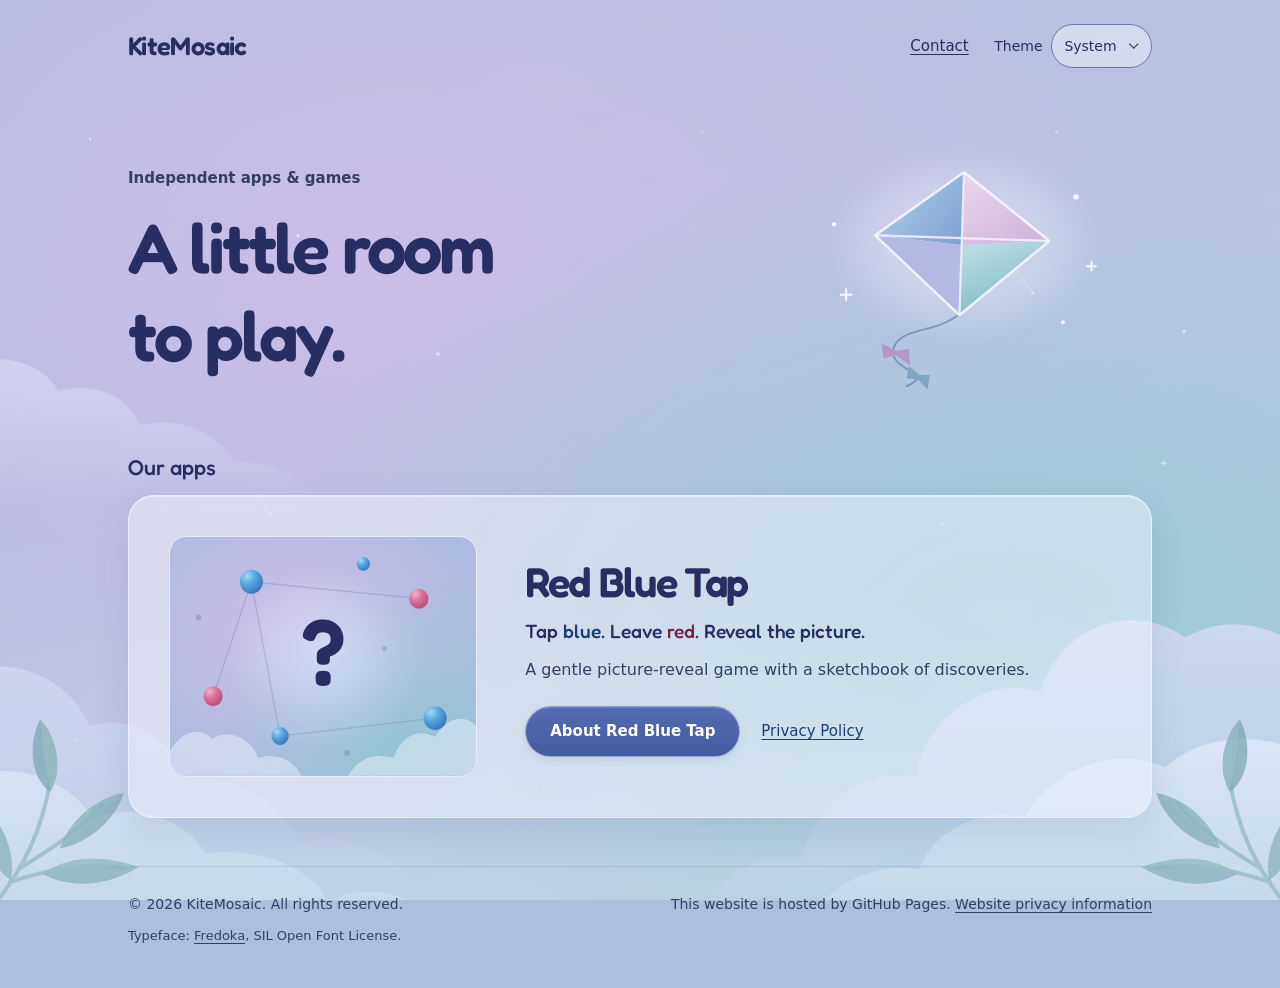
<file: index.html>
<!doctype html>
<html lang="en" data-appearance="system">
<head>
  <meta charset="utf-8">
  <meta name="viewport" content="width=device-width, initial-scale=1">
  <meta name="color-scheme" content="light dark">
  <meta name="theme-color" content="#b6bfdf">
  <meta name="referrer" content="no-referrer">
  <meta name="description" content="KiteMosaic — independent apps and games, privacy information and support.">
  <title>KiteMosaic</title>
  <link rel="canonical" href="https://kitemosaic.github.io/">
  <script src="redbluetap/theme.js"></script>
  <link rel="stylesheet" href="redbluetap/theme.css?v=2">
  <style>
    :root {
      --home-sky: radial-gradient(ellipse at 78% 68%, #95c8d5 0, #95c8d500 53%), radial-gradient(ellipse at 30% 30%, #c8b9e7 0, #c8b9e700 66%), linear-gradient(160deg, #a8b5dc, #b8c1e3 55%, #afcddd);
      --home-wash: linear-gradient(180deg, #f6f6ff1a, #f6f6ff08 65%, #f4f7ff30);
      --feature-border: #f4f5ffb8;
      --feature-bg: #f1f3fc82;
      --feature-shadow: 0 12px 35px #354c8120, inset 0 1px 0 #ffffff70;
      --preview-bg: radial-gradient(ellipse at 78% 90%, #94c4d4, transparent 60%), radial-gradient(ellipse at 42% 40%, #cfbce8, transparent 75%), #aebbe0;
      --preview-border: #e9edfb;
      --preview-halo: radial-gradient(ellipse, #dce6ffb0, #c9d7f200 66%);
      --preview-clouds: #f1f2ff;
      --preview-threads: #7184af;
      --preview-ghosts: #8b8ab6;
      --kite-halo-opacity: 1;
      --kite-string: #687cac;
    }
    body.studio-home {
      isolation: isolate;
      display: flex;
      flex-direction: column;
      min-height: 100vh;
      min-height: 100svh;
    }
    .studio-home .sky {
      background: var(--home-sky);
    }
    .studio-home .sky::after {
      content: ""; position: absolute; inset: 0;
      background: var(--home-wash);
    }
    .studio-home .site-header, .studio-home .site-footer, .studio-main {
      width: min(100% - 4rem, 64rem);
      margin-inline: auto;
    }
    .studio-home .brand {
      font-family: Fredoka, ui-rounded, sans-serif;
      font-size: 1.6rem; font-weight: 600; letter-spacing: -.025em;
    }
    .studio-home .display { font-family: Fredoka, ui-rounded, sans-serif; }
    .studio-main { flex: 1; padding: clamp(1.5rem, 5vh, 4.5rem) 0 2rem; }
    .studio-intro {
      display: grid; grid-template-columns: minmax(0, 1.5fr) minmax(0, 1fr);
      align-items: center; gap: 2rem;
      padding: 1rem 0 clamp(2.5rem, 5vw, 4.5rem);
    }
    .studio-intro .eyebrow { margin: 0 0 .75rem; }
    .studio-intro h1 {
      font-size: clamp(2.6rem, 5.5vw, 4.65rem);
      letter-spacing: -.04em; margin: 0; max-width: 11ch;
      text-wrap: balance;
    }
    .kite-art { display: block; width: 100%; max-width: 22rem; margin-inline: auto; overflow: visible; }
    .kite-art > ellipse { opacity: var(--kite-halo-opacity); }
    .kite-art > path:first-of-type { stroke: var(--kite-string); }
    .games-label {
      font-family: Fredoka, ui-rounded, sans-serif; font-size: 1.35rem;
      font-weight: 500; margin: 0 0 .85rem; color: var(--ink);
    }
    .game-feature {
      display: grid; grid-template-columns: minmax(0, 1fr) minmax(0, 1.9fr);
      gap: clamp(1.5rem, 4vw, 3rem);
      align-items: center;
      padding: clamp(1.3rem, 3.8vw, 2.5rem);
      border: 1px solid var(--feature-border); border-radius: 1.6rem;
      background: var(--feature-bg);
      box-shadow: var(--feature-shadow);
    }
    .game-preview {
      position: relative; aspect-ratio: 1.28 / 1; overflow: hidden;
      border-radius: 1.1rem;
      background: var(--preview-bg);
      border: 1px solid var(--preview-border);
    }
    .game-preview svg { position: absolute; inset: 0; width: 100%; height: 100%; }
    .game-preview svg > g[stroke] { stroke: var(--preview-threads); }
    .game-preview svg > g[fill="#f1f2ff"] { fill: var(--preview-clouds); }
    .game-preview svg > g[fill="#8b8ab6"] { fill: var(--preview-ghosts); }
    .game-preview .preview-question {
      position: absolute; left: 50%; top: 48%; transform: translate(-50%, -50%);
      font-size: clamp(3.8rem, 8vw, 5.8rem); line-height: 1; color: var(--ink);
    }
    .game-preview .preview-glow {
      position: absolute; inset: 8% 14%;
      background: var(--preview-halo);
    }
    .feature-copy { min-width: 0; }
    .feature-copy h2 {
      font-size: clamp(1.75rem, 3.5vw, 2.6rem);
      letter-spacing: -.04em; margin: 0 0 .55rem;
    }
    .feature-copy .intro { font-family: Fredoka, ui-rounded, sans-serif; font-weight: 500; font-size: 1.2rem; color: var(--ink); line-height: 1.45; }
    .feature-copy p { margin: .65rem 0; }
    .feature-links {
      display: flex; flex-wrap: wrap; align-items: center;
      gap: .7rem 1.3rem; margin-top: 1.35rem;
      font-size: .9375rem;
    }
    .feature-links .pill-link { white-space: normal; text-align: center; }
    .studio-home .site-footer {
      border-top: 1px solid var(--line);
      margin-top: 1rem;
      padding-top: 1.35rem;
    }
    @media screen {
      :root[data-appearance="dark"] {
        --home-sky: radial-gradient(ellipse at 78% 68%, #254b57 0, #254b5700 53%), radial-gradient(ellipse at 30% 30%, #45375f 0, #45375f00 66%), linear-gradient(160deg, #1b2845, #2c304d 55%, #203c50);
        --home-wash: linear-gradient(180deg, #10152510, #10152500 65%, #10152524);
        --feature-border: #a2b3de47;
        --feature-bg: #202c45b3;
        --feature-shadow: 0 12px 35px #080e2347, inset 0 1px 0 #d8e3ff1a;
        --preview-bg: radial-gradient(ellipse at 78% 90%, #21515a, transparent 60%), radial-gradient(ellipse at 42% 40%, #534363, transparent 75%), #263353;
        --preview-border: #97afd15c;
        --preview-halo: radial-gradient(ellipse, #9caae947, #9caae900 66%);
        --preview-clouds: #566581;
        --preview-threads: #becae3;
        --preview-ghosts: #bbc4df;
        --kite-halo-opacity: .35;
        --kite-string: #adc0df;
      }
    }
    @media screen and (prefers-color-scheme: dark) {
      :root[data-appearance="system"] {
        --home-sky: radial-gradient(ellipse at 78% 68%, #254b57 0, #254b5700 53%), radial-gradient(ellipse at 30% 30%, #45375f 0, #45375f00 66%), linear-gradient(160deg, #1b2845, #2c304d 55%, #203c50);
        --home-wash: linear-gradient(180deg, #10152510, #10152500 65%, #10152524);
        --feature-border: #a2b3de47;
        --feature-bg: #202c45b3;
        --feature-shadow: 0 12px 35px #080e2347, inset 0 1px 0 #d8e3ff1a;
        --preview-bg: radial-gradient(ellipse at 78% 90%, #21515a, transparent 60%), radial-gradient(ellipse at 42% 40%, #534363, transparent 75%), #263353;
        --preview-border: #97afd15c;
        --preview-halo: radial-gradient(ellipse, #9caae947, #9caae900 66%);
        --preview-clouds: #566581;
        --preview-threads: #becae3;
        --preview-ghosts: #bbc4df;
        --kite-halo-opacity: .35;
        --kite-string: #adc0df;
      }
    }
    @media (max-width: 40rem) {
      .studio-home .site-header, .studio-home .site-footer, .studio-main {
        width: calc(100% - 2.5rem);
      }
      .studio-intro { grid-template-columns: 1fr; text-align: center; gap: .8rem; padding: 0 0 2rem; }
      .studio-intro h1 { max-width: 16ch; margin-inline: auto; font-size: clamp(2.4rem, 9vw, 3.5rem); }
      .kite-art { max-width: 11rem; }
      .games-label { text-align: center; }
      .game-feature { grid-template-columns: 1fr; gap: 1.25rem; padding: 1.1rem; border-radius: 1.25rem; }
      .game-preview { width: 100%; max-width: 23rem; aspect-ratio: 1.8 / 1; margin-inline: auto; }
      .feature-copy { text-align: center; }
      .feature-links { justify-content: center; }
      .studio-home .site-footer { margin-top: .5rem; }
    }
    @media (forced-colors: active) {
      .kite-art, .game-preview { display: none; }
      .studio-intro, .game-feature { grid-template-columns: 1fr; }
      .game-feature { border: 1px solid CanvasText; }
    }
    @media print {
      .kite-art, .game-preview { display: none; }
      .studio-intro, .game-feature { display: block; }
      .game-feature { border: 1px solid #aaa; background: white; box-shadow: none; }
    }
  </style>
</head>
<body class="studio-home">
  <a class="skip-link" href="#main">Skip to content</a>
  <div class="sky" aria-hidden="true"><img class="sky-art" src="redbluetap/assets/sky.svg" alt="" width="1600" height="1100"></div>
  <header class="site-header">
    <a class="brand" href="./">KiteMosaic</a>
    <nav aria-label="Main navigation">
      <a href="mailto:kitemosaic@gmail.com">Contact</a>
      <label class="appearance-control" hidden><span>Theme</span><select id="appearance" name="appearance"><option value="system">System</option><option value="light">Light</option><option value="dark">Dark</option></select></label>
    </nav>
  </header>
  <main class="studio-main" id="main">
    <section class="studio-intro" aria-labelledby="studio-title">
      <div>
        <p class="eyebrow">Independent apps &amp; games</p>
        <h1 class="display" id="studio-title">A little room to play.</h1>
      </div>
      <svg class="kite-art" viewBox="0 0 320 215" fill="none" aria-hidden="true">
        <defs>
          <linearGradient id="kite-a" x1="165" y1="21" x2="220" y2="113" gradientUnits="userSpaceOnUse"><stop stop-color="#ebd7ef"/><stop offset="1" stop-color="#c5acd9"/></linearGradient>
          <linearGradient id="kite-b" x1="80" y1="72" x2="165" y2="135" gradientUnits="userSpaceOnUse"><stop stop-color="#a4c8e4"/><stop offset="1" stop-color="#728fca"/></linearGradient>
          <linearGradient id="kite-c" x1="169" y1="88" x2="192" y2="150" gradientUnits="userSpaceOnUse"><stop stop-color="#b8dce0"/><stop offset="1" stop-color="#83b8c6"/></linearGradient>
          <radialGradient id="kite-halo"><stop stop-color="#f3efff" stop-opacity=".7"/><stop offset="1" stop-color="#f3efff" stop-opacity="0"/></radialGradient>
        </defs>
        <ellipse cx="169" cy="83" rx="128" ry="92" fill="url(#kite-halo)"/>
        <path d="M165 145C146 163 110 157 105 177S145 199 117 211" stroke="#687cac" stroke-opacity=".68" stroke-width="1.7" stroke-linecap="round"/>
        <path d="M169 18L245 79 165 145 90 74Z" fill="#f3f1fc" stroke="#f4f0fc" stroke-width="4.5" stroke-linejoin="round"/>
        <path d="M169 18 167 83 90 74Z" fill="url(#kite-b)"/>
        <path d="M169 18 245 79 167 83Z" fill="url(#kite-a)"/>
        <path d="M90 74 167 83 165 145Z" fill="#b4b9e4"/>
        <path d="M167 83 245 79 165 145Z" fill="url(#kite-c)"/>
        <path d="M169 18 165 145M90 74 245 79" stroke="#f6f4ff" stroke-opacity=".86" stroke-width="2"/>
        <path d="m108 179-14-7 2 14 11-3 13 9-1-15Z" fill="#b797c7"/>
        <path d="m129 201-10-8-2 11 10 1 9 9 2-13Z" fill="#80a6c6"/>
        <g fill="#f9f8ff">
          <circle cx="51" cy="64" r="2"/><circle cx="271" cy="39" r="2.4"/><circle cx="259" cy="153" r="1.8"/>
          <path d="M62 123v10m-5-5h10M285 98v8m-4-4h8" stroke="#f9f8ff" stroke-width="1.8" stroke-linecap="round"/>
        </g>
      </svg>
    </section>
    <section aria-labelledby="games-heading">
      <h2 class="games-label" id="games-heading">Our apps</h2>
      <article class="game-feature" aria-labelledby="game-title">
        <div class="game-preview" aria-hidden="true">
          <div class="preview-glow"></div>
          <svg viewBox="0 0 320 240" preserveAspectRatio="none">
            <defs>
              <radialGradient id="preview-blue" cx=".32" cy=".26" r=".8"><stop stop-color="#a0dbf4"/><stop offset=".45" stop-color="#56a5dd"/><stop offset="1" stop-color="#3674b9"/></radialGradient>
              <radialGradient id="preview-red" cx=".32" cy=".26" r=".8"><stop stop-color="#f6b2c7"/><stop offset=".45" stop-color="#dc7098"/><stop offset="1" stop-color="#b44e77"/></radialGradient>
            </defs>
            <g fill="none" stroke="#7184af" stroke-opacity=".36" stroke-width="1.25">
              <path d="M45 160 85 45 260 62M85 45 115 200 277 182"/>
            </g>
            <g fill="#f1f2ff" opacity=".48">
              <path d="M0 215C12 195 31 190 44 203C63 191 87 205 92 222C111 216 131 225 137 240H0Z"/>
              <path d="M186 240C201 217 219 218 234 222C240 201 260 191 277 201C290 180 308 178 320 190V240Z"/>
            </g>
            <circle cx="85" cy="45" r="12" fill="url(#preview-blue)"/>
            <circle cx="260" cy="62" r="10" fill="url(#preview-red)"/>
            <circle cx="45" cy="160" r="10" fill="url(#preview-red)"/>
            <circle cx="277" cy="182" r="12" fill="url(#preview-blue)"/>
            <circle cx="115" cy="200" r="9" fill="url(#preview-blue)"/>
            <circle cx="202" cy="27" r="7" fill="url(#preview-blue)"/>
            <g fill="#8b8ab6" opacity=".5"><circle cx="30" cy="81" r="3"/><circle cx="224" cy="112" r="2.5"/><circle cx="185" cy="217" r="3"/></g>
          </svg>
          <span class="preview-question display">?</span>
        </div>
        <div class="feature-copy">
          <h2 class="display" id="game-title">Red Blue Tap</h2>
          <p class="intro">Tap <span class="blue">blue.</span> Leave <span class="red">red.</span> Reveal the picture.</p>
          <p>A gentle picture-reveal game with a sketchbook of discoveries.</p>
          <div class="feature-links">
            <a class="pill-link" href="redbluetap/">About Red Blue Tap</a>
            <a href="redbluetap/privacy.html">Privacy Policy</a>
          </div>
        </div>
      </article>
    </section>
  </main>
  <footer class="site-footer">
    <div class="footer-top"><p>© 2026 KiteMosaic. All rights reserved.</p><p>This website is hosted by GitHub Pages. <a href="redbluetap/privacy.html#website">Website privacy information</a></p></div>
    <p class="font-credit">Typeface: <a href="redbluetap/assets/fonts/fredoka-OFL.txt">Fredoka</a>, SIL Open Font License.</p>
  </footer>
</body>
</html>
</file>
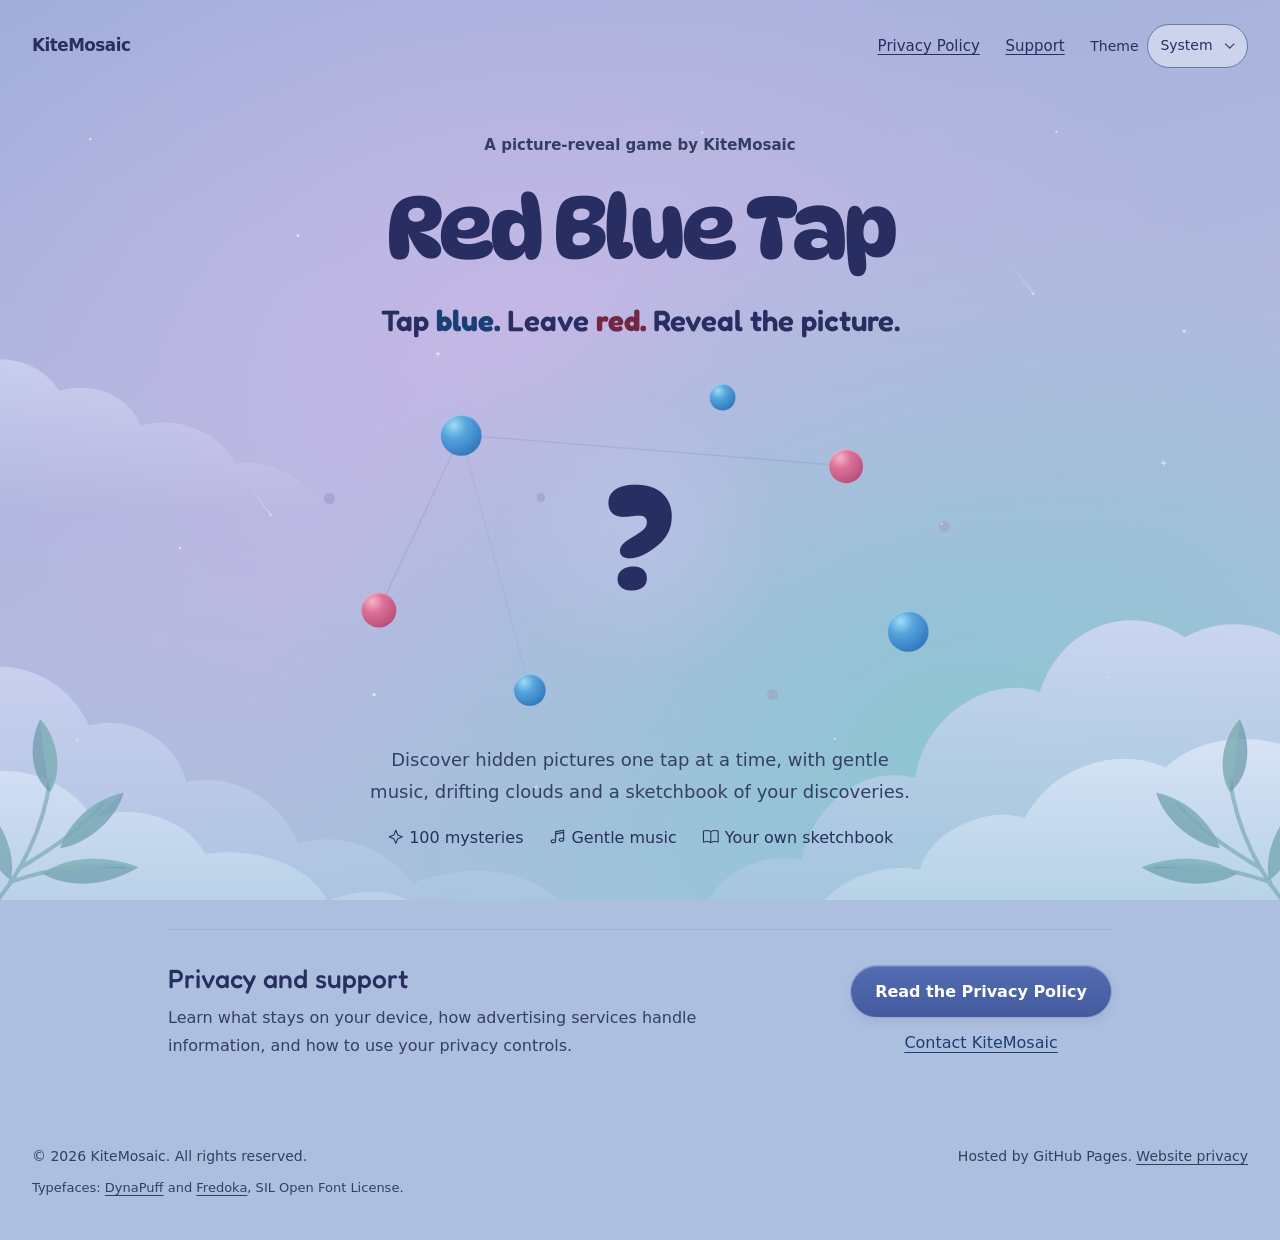
<file: redbluetap/index.html>
<!doctype html>
<html lang="en" data-appearance="system">
<head>
  <meta charset="utf-8">
  <meta name="viewport" content="width=device-width, initial-scale=1">
  <meta name="color-scheme" content="light dark">
  <meta name="theme-color" content="#aab8de">
  <meta name="referrer" content="no-referrer">
  <meta name="description" content="Red Blue Tap by KiteMosaic. Tap blue. Leave red. Reveal the picture. Discover 100 little mysteries with gentle music and a sky full of clouds.">
  <title>Red Blue Tap | KiteMosaic</title>
  <link rel="canonical" href="https://kitemosaic.github.io/redbluetap/">
  <link rel="preload" href="assets/fonts/dynapuff.ttf" as="font" type="font/ttf" crossorigin>
  <script src="theme.js"></script>
  <link rel="stylesheet" href="theme.css?v=2">
</head>
<body class="game-page">
  <a class="skip-link" href="#main">Skip to content</a>
  <div class="sky" aria-hidden="true"><img class="sky-art" src="assets/sky.svg" alt="" width="1600" height="1100"></div>
  <header class="site-header">
    <a class="brand" href="../">KiteMosaic</a>
    <nav aria-label="Main navigation"><a href="privacy.html">Privacy Policy</a><a href="#support">Support</a>
      <label class="appearance-control" hidden><span>Theme</span><select id="appearance" name="appearance"><option value="system">System</option><option value="light">Light</option><option value="dark">Dark</option></select></label>
    </nav>
  </header>
  <main class="game-main" id="main">
    <section class="game-hero" aria-labelledby="game-title">
      <p class="eyebrow">A picture-reveal game by KiteMosaic</p>
      <h1 class="game-title display" id="game-title">Red Blue Tap</h1>
      <p class="tagline rounded"><span>Tap <b class="blue">blue.</b></span> <span>Leave <b class="red">red.</b></span> <span>Reveal the picture.</span></p>
      <div class="mystery-scene" aria-hidden="true">
        <div class="question-glow"></div>
        <svg class="mystery-threads" viewBox="0 0 600 300" preserveAspectRatio="none" fill="none">
          <path d="M72 207 144 54 480 81" stroke="#687aaa" stroke-width="1.15" opacity=".2"/>
          <path d="M204 276 144 54" stroke="#687aaa" stroke-width="1" opacity=".13"/>
          <path class="signal" d="M72 207 144 54 480 81" stroke="#f4f7ff" stroke-width="2" stroke-linecap="round"/>
          <path class="signal signal-two" d="M144 54 204 276 420 285" stroke="#f4f7ff" stroke-width="2" stroke-linecap="round"/>
        </svg>
        <span class="orb orb-one"></span><span class="orb orb-red orb-two"></span>
        <span class="orb orb-red orb-three"></span><span class="orb orb-four"></span>
        <span class="orb orb-five"></span><span class="orb orb-six"></span>
        <span class="ghost-dot ghost-one"></span><span class="ghost-dot ghost-two"></span>
        <span class="ghost-dot ghost-three"></span><span class="ghost-dot ghost-four"></span>
        <span class="question-mark display">?</span>
      </div>
      <p class="game-intro">Discover hidden pictures one tap at a time, with gentle music, drifting clouds and a sketchbook of your discoveries.</p>
      <ul class="game-facts" aria-label="Game features">
        <li><svg viewBox="0 0 24 24" fill="none" stroke="currentColor" aria-hidden="true"><path d="M12 3 14.6 9.4 21 12 14.6 14.6 12 21 9.4 14.6 3 12 9.4 9.4Z" stroke-linejoin="round"/></svg>100 mysteries</li>
        <li><svg viewBox="0 0 24 24" fill="none" stroke="currentColor" aria-hidden="true"><path d="M9 17V5l11-2v12M9 8l11-2" stroke-linejoin="round"/><ellipse cx="6" cy="18" rx="3" ry="2"/><ellipse cx="17" cy="16" rx="3" ry="2"/></svg>Gentle music</li>
        <li><svg viewBox="0 0 24 24" fill="none" stroke="currentColor" aria-hidden="true"><path d="M12 5c-3-2-6-2-10-1v15c4-1 7-1 10 1 3-2 6-2 10-1V4c-4-1-7-1-10 1Zm0 0v15" stroke-linejoin="round"/></svg>Your own sketchbook</li>
      </ul>
    </section>
    <section class="support-section" id="support" aria-labelledby="support-heading">
      <div><h2 id="support-heading">Privacy and support</h2><p>Learn what stays on your device, how advertising services handle information, and how to use your privacy controls.</p></div>
      <div class="support-actions"><a class="pill-link" href="privacy.html">Read the Privacy Policy</a><a href="mailto:kitemosaic@gmail.com">Contact KiteMosaic</a></div>
    </section>
  </main>
  <footer class="site-footer">
    <div class="footer-top"><p>© 2026 KiteMosaic. All rights reserved.</p><p>Hosted by GitHub Pages. <a href="privacy.html#website">Website privacy</a></p></div>
    <p class="font-credit">Typefaces: <a href="assets/fonts/dynapuff-OFL.txt">DynaPuff</a> and <a href="assets/fonts/fredoka-OFL.txt">Fredoka</a>, SIL Open Font License.</p>
  </footer>
</body>
</html>
</file>
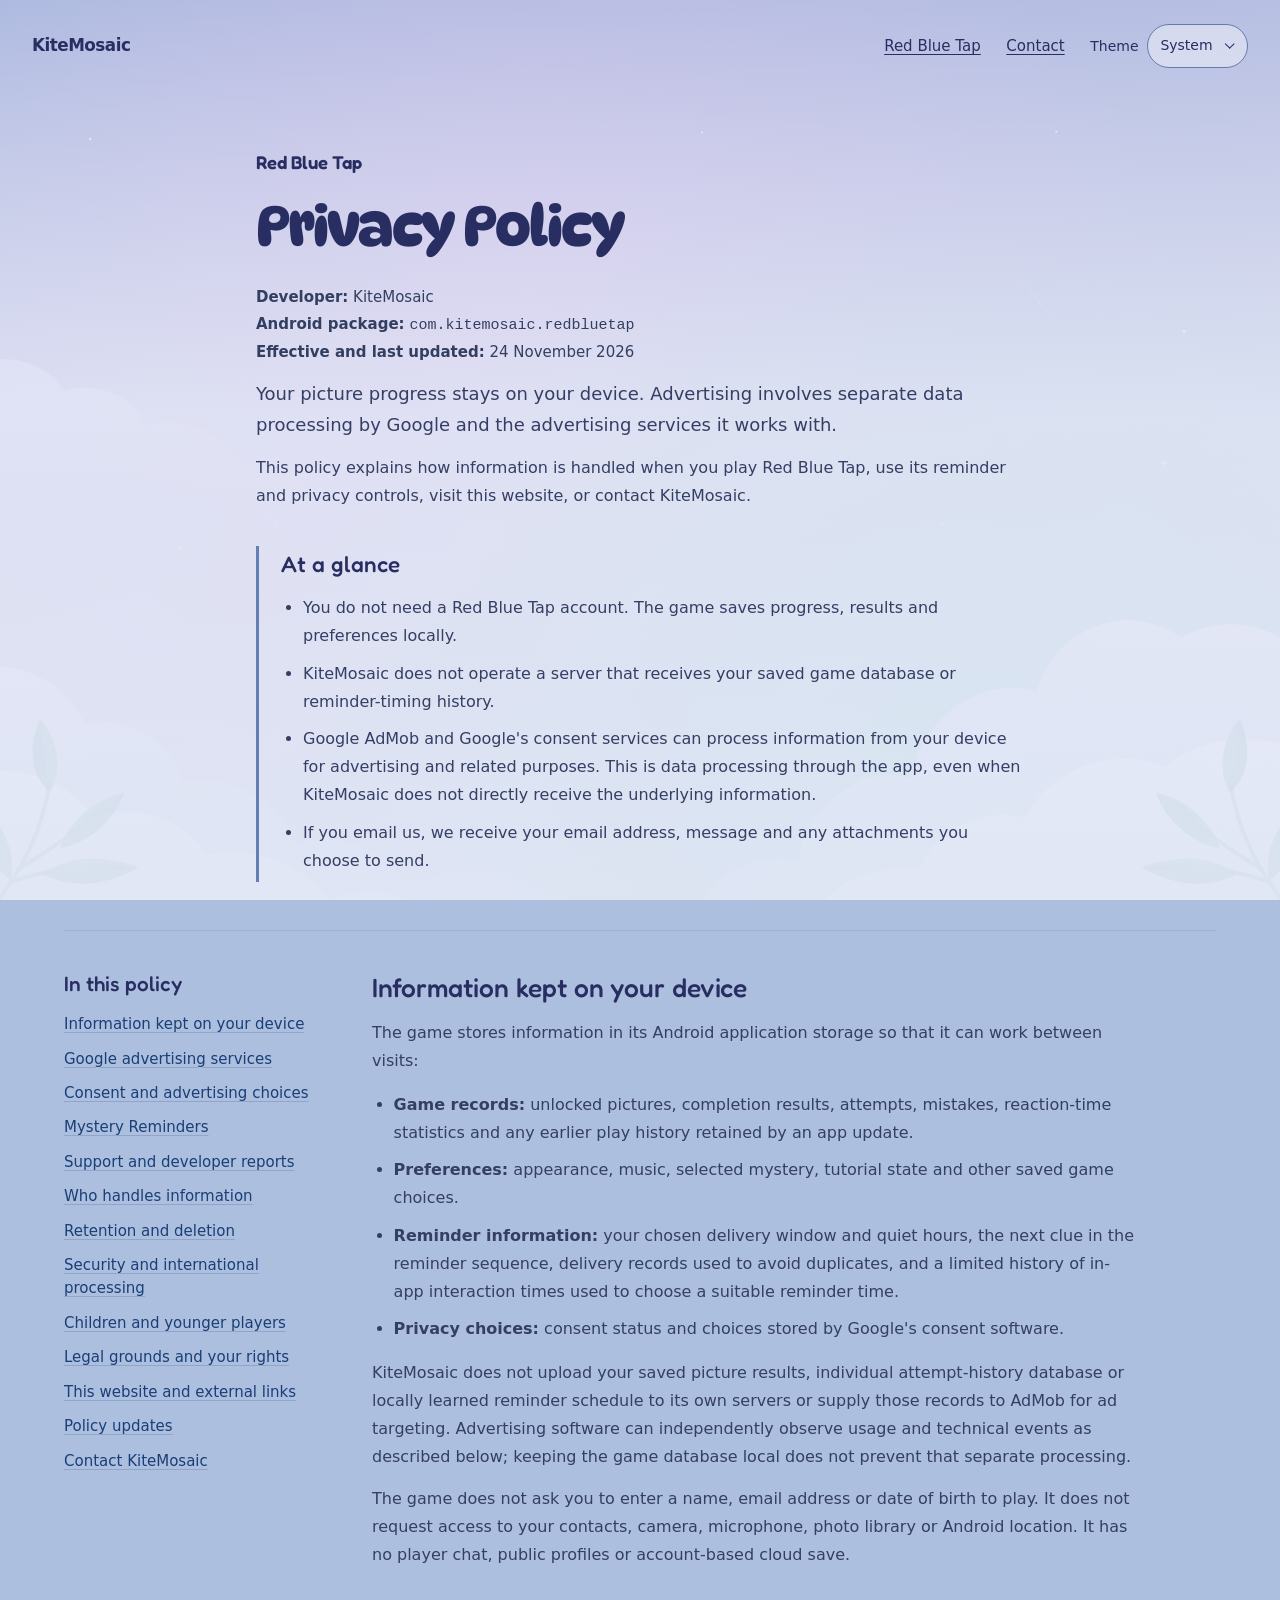
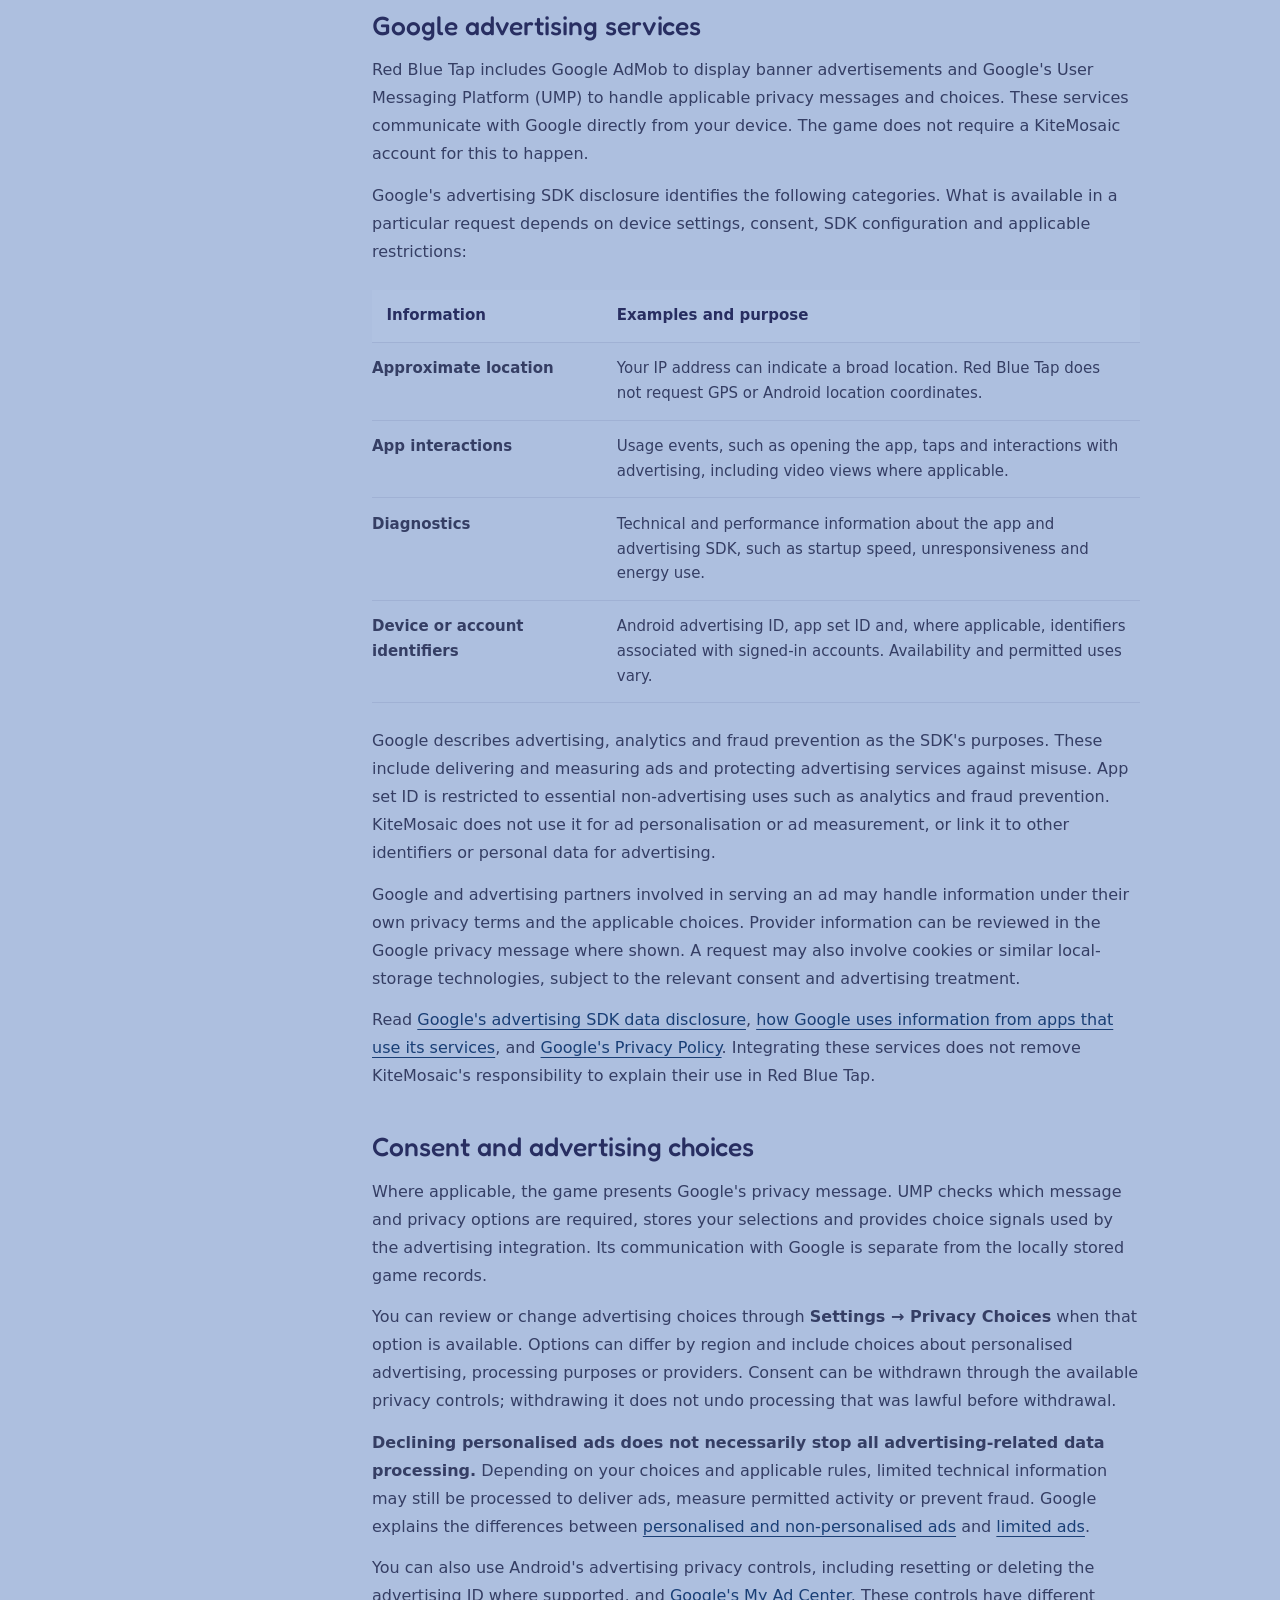
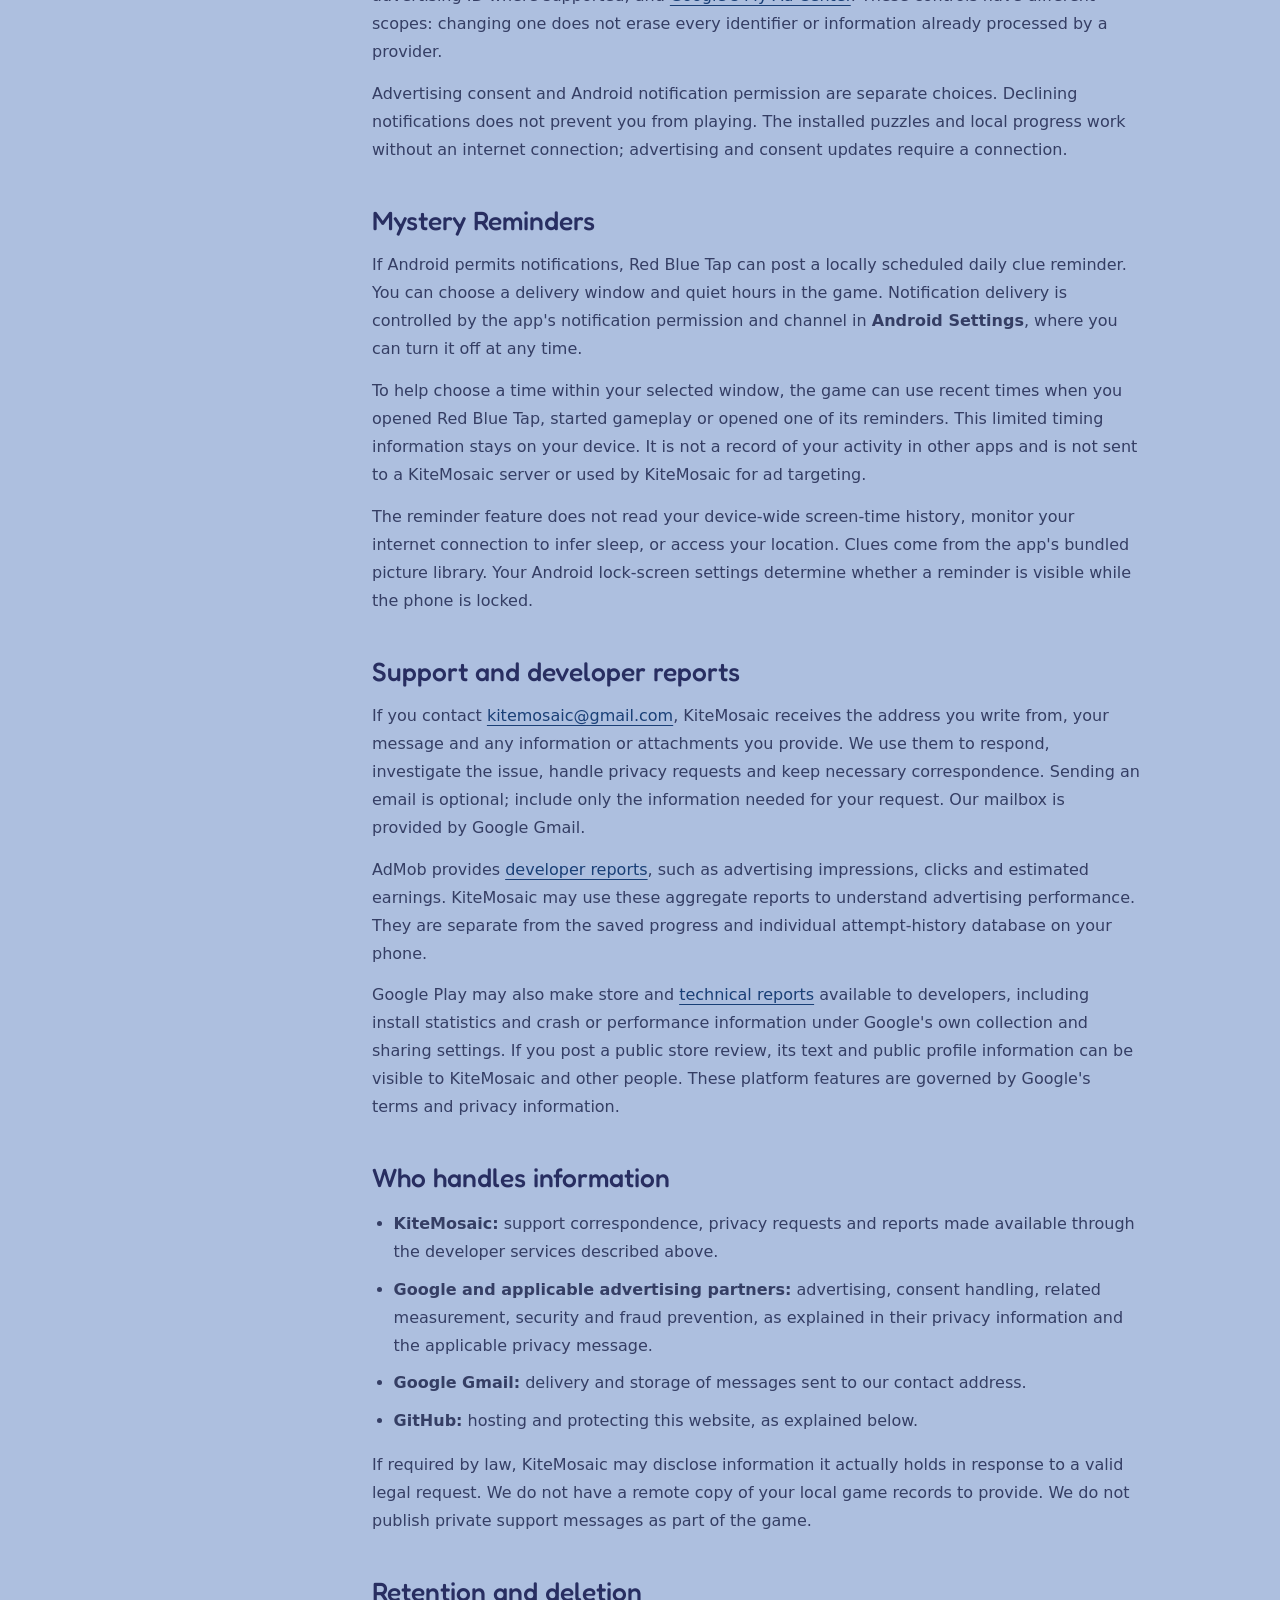
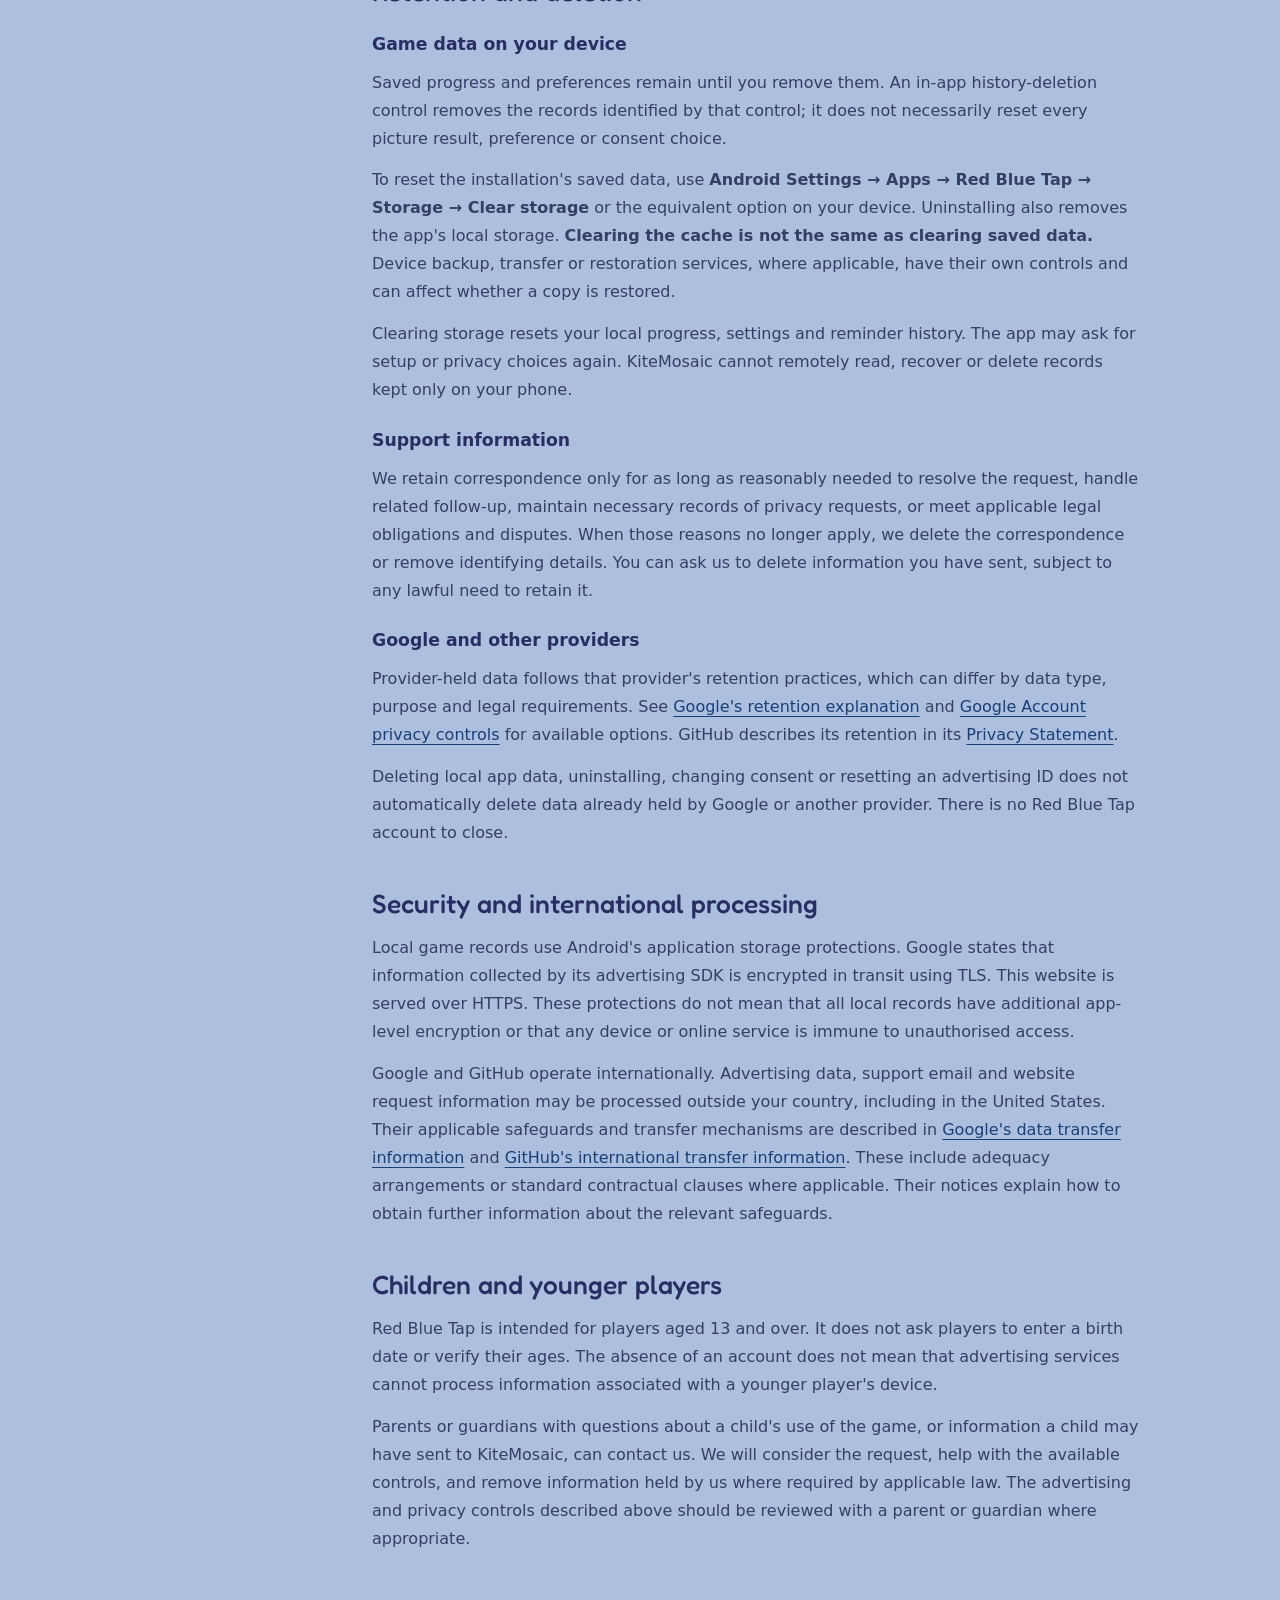
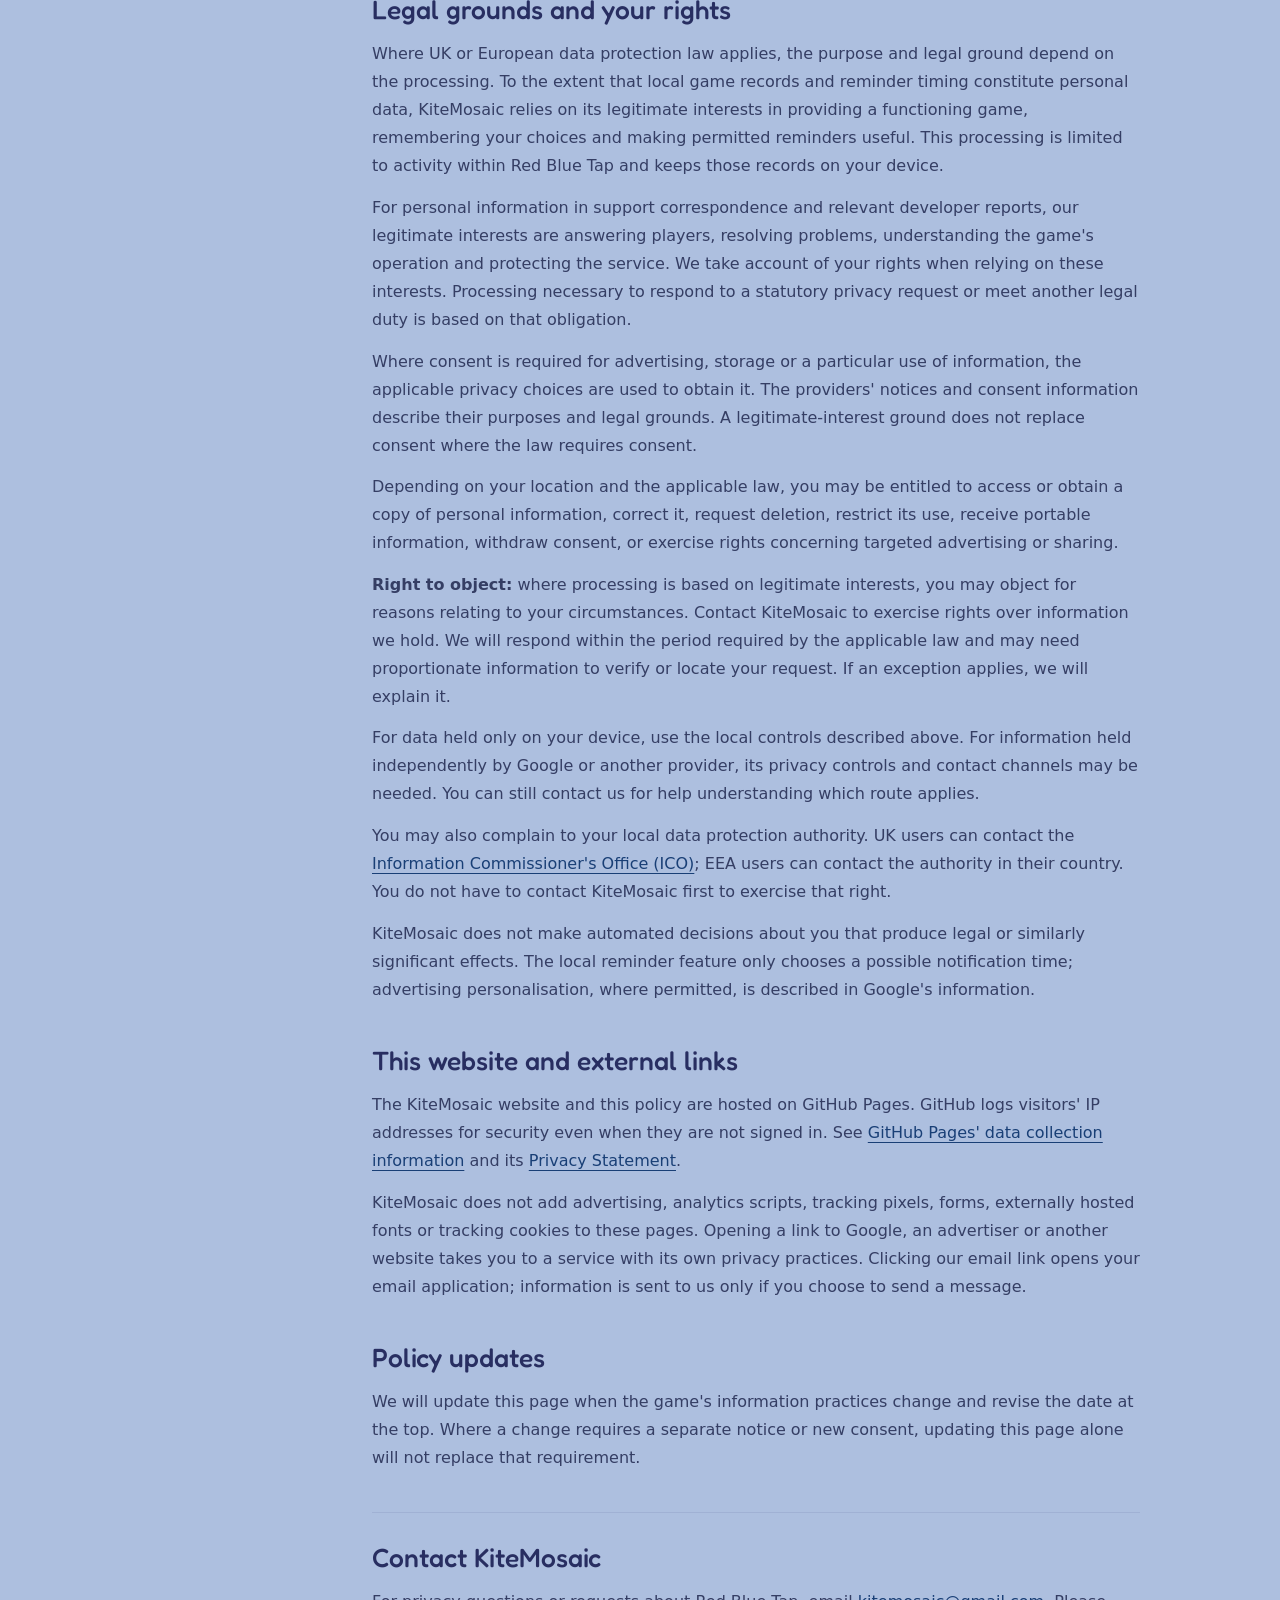
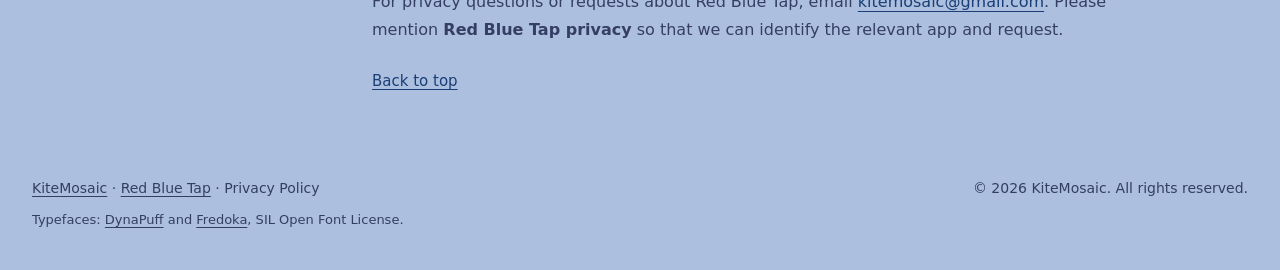
<file: redbluetap/privacy.html>
<!doctype html>
<html lang="en" data-appearance="system">
<head>
  <meta charset="utf-8">
  <meta name="viewport" content="width=device-width, initial-scale=1">
  <meta name="color-scheme" content="light dark">
  <meta name="theme-color" content="#bdc7e6">
  <meta name="description" content="How Red Blue Tap by KiteMosaic handles local game data, Google advertising, privacy choices, reminders and support information.">
  <meta name="referrer" content="no-referrer">
  <title>Privacy Policy — Red Blue Tap | KiteMosaic</title>
  <link rel="canonical" href="https://kitemosaic.github.io/redbluetap/privacy.html">
  <script src="theme.js"></script>
  <link rel="stylesheet" href="theme.css?v=2">
</head>
<body class="policy-page">
  <div class="sky" aria-hidden="true"><img class="sky-art" src="assets/sky.svg" alt="" width="1600" height="1100"></div>
  <a class="skip-link" href="#main">Skip to privacy policy</a>
  <header class="site-header">
    <a class="brand" href="../">KiteMosaic</a>
    <nav aria-label="Main navigation"><a href="./">Red Blue Tap</a><a href="#contact">Contact</a>
      <label class="appearance-control" hidden><span>Theme</span><select id="appearance" name="appearance"><option value="system">System</option><option value="light">Light</option><option value="dark">Dark</option></select></label>
    </nav>
  </header>
  <main class="policy-main" id="main">
    <div class="policy-heading">
    <p class="eyebrow">Red Blue Tap</p>
    <h1 class="display">Privacy Policy</h1>
    <p class="metadata"><strong>Developer:</strong> KiteMosaic<br><strong>Android package:</strong> <code>com.kitemosaic.redbluetap</code><br><strong>Effective and last updated:</strong> <time datetime="2026-11-24">24 November 2026</time></p>
    <p class="intro">Your picture progress stays on your device. Advertising involves separate data processing by Google and the advertising services it works with.</p>
    <p>This policy explains how information is handled when you play Red Blue Tap, use its reminder and privacy controls, visit this website, or contact KiteMosaic.</p>

    </div>
    <aside class="summary" aria-labelledby="summary-title">
      <h2 id="summary-title">At a glance</h2>
      <ul>
        <li>You do not need a Red Blue Tap account. The game saves progress, results and preferences locally.</li>
        <li>KiteMosaic does not operate a server that receives your saved game database or reminder-timing history.</li>
        <li>Google AdMob and Google's consent services can process information from your device for advertising and related purposes. This is data processing through the app, even when KiteMosaic does not directly receive the underlying information.</li>
        <li>If you email us, we receive your email address, message and any attachments you choose to send.</li>
      </ul>
    </aside>

    <div class="policy-layout">
    <nav class="contents" aria-labelledby="contents-title">
      <h2 id="contents-title">In this policy</h2>
      <ul>
        <li><a href="#local-data">Information kept on your device</a></li>
        <li><a href="#advertising">Google advertising services</a></li>
        <li><a href="#choices">Consent and advertising choices</a></li>
        <li><a href="#reminders">Mystery Reminders</a></li>
        <li><a href="#support">Support and developer reports</a></li>
        <li><a href="#recipients">Who handles information</a></li>
        <li><a href="#retention">Retention and deletion</a></li>
        <li><a href="#security">Security and international processing</a></li>
        <li><a href="#younger-players">Children and younger players</a></li>
        <li><a href="#rights">Legal grounds and your rights</a></li>
        <li><a href="#website">This website and external links</a></li>
        <li><a href="#changes">Policy updates</a></li>
        <li><a href="#contact">Contact KiteMosaic</a></li>
      </ul>
    </nav>

    <div class="policy-sections">
    <section id="local-data" aria-labelledby="local-title">
      <h2 id="local-title">Information kept on your device</h2>
      <p>The game stores information in its Android application storage so that it can work between visits:</p>
      <ul>
        <li><strong>Game records:</strong> unlocked pictures, completion results, attempts, mistakes, reaction-time statistics and any earlier play history retained by an app update.</li>
        <li><strong>Preferences:</strong> appearance, music, selected mystery, tutorial state and other saved game choices.</li>
        <li><strong>Reminder information:</strong> your chosen delivery window and quiet hours, the next clue in the reminder sequence, delivery records used to avoid duplicates, and a limited history of in-app interaction times used to choose a suitable reminder time.</li>
        <li><strong>Privacy choices:</strong> consent status and choices stored by Google's consent software.</li>
      </ul>
      <p>KiteMosaic does not upload your saved picture results, individual attempt-history database or locally learned reminder schedule to its own servers or supply those records to AdMob for ad targeting. Advertising software can independently observe usage and technical events as described below; keeping the game database local does not prevent that separate processing.</p>
      <p>The game does not ask you to enter a name, email address or date of birth to play. It does not request access to your contacts, camera, microphone, photo library or Android location. It has no player chat, public profiles or account-based cloud save.</p>
    </section>

    <section id="advertising" aria-labelledby="advertising-title">
      <h2 id="advertising-title">Google advertising services</h2>
      <p>Red Blue Tap includes Google AdMob to display banner advertisements and Google's User Messaging Platform (UMP) to handle applicable privacy messages and choices. These services communicate with Google directly from your device. The game does not require a KiteMosaic account for this to happen.</p>
      <p>Google's advertising SDK disclosure identifies the following categories. What is available in a particular request depends on device settings, consent, SDK configuration and applicable restrictions:</p>
      <div class="table-wrap">
        <table>
          <thead><tr><th scope="col">Information</th><th scope="col">Examples and purpose</th></tr></thead>
          <tbody>
            <tr><th scope="row">Approximate location</th><td>Your IP address can indicate a broad location. Red Blue Tap does not request GPS or Android location coordinates.</td></tr>
            <tr><th scope="row">App interactions</th><td>Usage events, such as opening the app, taps and interactions with advertising, including video views where applicable.</td></tr>
            <tr><th scope="row">Diagnostics</th><td>Technical and performance information about the app and advertising SDK, such as startup speed, unresponsiveness and energy use.</td></tr>
            <tr><th scope="row">Device or account identifiers</th><td>Android advertising ID, app set ID and, where applicable, identifiers associated with signed-in accounts. Availability and permitted uses vary.</td></tr>
          </tbody>
        </table>
      </div>
      <p>Google describes advertising, analytics and fraud prevention as the SDK's purposes. These include delivering and measuring ads and protecting advertising services against misuse. App set ID is restricted to essential non-advertising uses such as analytics and fraud prevention. KiteMosaic does not use it for ad personalisation or ad measurement, or link it to other identifiers or personal data for advertising.</p>
      <p>Google and advertising partners involved in serving an ad may handle information under their own privacy terms and the applicable choices. Provider information can be reviewed in the Google privacy message where shown. A request may also involve cookies or similar local-storage technologies, subject to the relevant consent and advertising treatment.</p>
      <p>Read <a href="https://developers.google.com/admob/android/next-gen/privacy/play-data-disclosure">Google's advertising SDK data disclosure</a>, <a href="https://policies.google.com/technologies/partner-sites">how Google uses information from apps that use its services</a>, and <a href="https://policies.google.com/privacy">Google's Privacy Policy</a>. Integrating these services does not remove KiteMosaic's responsibility to explain their use in Red Blue Tap.</p>
    </section>

    <section id="choices" aria-labelledby="choices-title">
      <h2 id="choices-title">Consent and advertising choices</h2>
      <p>Where applicable, the game presents Google's privacy message. UMP checks which message and privacy options are required, stores your selections and provides choice signals used by the advertising integration. Its communication with Google is separate from the locally stored game records.</p>
      <p>You can review or change advertising choices through <strong>Settings → Privacy Choices</strong> when that option is available. Options can differ by region and include choices about personalised advertising, processing purposes or providers. Consent can be withdrawn through the available privacy controls; withdrawing it does not undo processing that was lawful before withdrawal.</p>
      <p><strong>Declining personalised ads does not necessarily stop all advertising-related data processing.</strong> Depending on your choices and applicable rules, limited technical information may still be processed to deliver ads, measure permitted activity or prevent fraud. Google explains the differences between <a href="https://support.google.com/admob/answer/7676680?hl=en">personalised and non-personalised ads</a> and <a href="https://support.google.com/admob/answer/10105530?hl=en">limited ads</a>.</p>
      <p>You can also use Android's advertising privacy controls, including resetting or deleting the advertising ID where supported, and <a href="https://myadcenter.google.com/">Google's My Ad Center</a>. These controls have different scopes: changing one does not erase every identifier or information already processed by a provider.</p>
      <p>Advertising consent and Android notification permission are separate choices. Declining notifications does not prevent you from playing. The installed puzzles and local progress work without an internet connection; advertising and consent updates require a connection.</p>
    </section>

    <section id="reminders" aria-labelledby="reminders-title">
      <h2 id="reminders-title">Mystery Reminders</h2>
      <p>If Android permits notifications, Red Blue Tap can post a locally scheduled daily clue reminder. You can choose a delivery window and quiet hours in the game. Notification delivery is controlled by the app's notification permission and channel in <strong>Android Settings</strong>, where you can turn it off at any time.</p>
      <p>To help choose a time within your selected window, the game can use recent times when you opened Red Blue Tap, started gameplay or opened one of its reminders. This limited timing information stays on your device. It is not a record of your activity in other apps and is not sent to a KiteMosaic server or used by KiteMosaic for ad targeting.</p>
      <p>The reminder feature does not read your device-wide screen-time history, monitor your internet connection to infer sleep, or access your location. Clues come from the app's bundled picture library. Your Android lock-screen settings determine whether a reminder is visible while the phone is locked.</p>
    </section>

    <section id="support" aria-labelledby="support-title">
      <h2 id="support-title">Support and developer reports</h2>
      <p>If you contact <a href="mailto:kitemosaic@gmail.com">kitemosaic@gmail.com</a>, KiteMosaic receives the address you write from, your message and any information or attachments you provide. We use them to respond, investigate the issue, handle privacy requests and keep necessary correspondence. Sending an email is optional; include only the information needed for your request. Our mailbox is provided by Google Gmail.</p>
      <p>AdMob provides <a href="https://support.google.com/admob/answer/10979428?hl=en">developer reports</a>, such as advertising impressions, clicks and estimated earnings. KiteMosaic may use these aggregate reports to understand advertising performance. They are separate from the saved progress and individual attempt-history database on your phone.</p>
      <p>Google Play may also make store and <a href="https://support.google.com/googleplay/android-developer/answer/9844486?hl=en">technical reports</a> available to developers, including install statistics and crash or performance information under Google's own collection and sharing settings. If you post a public store review, its text and public profile information can be visible to KiteMosaic and other people. These platform features are governed by Google's terms and privacy information.</p>
    </section>

    <section id="recipients" aria-labelledby="recipients-title">
      <h2 id="recipients-title">Who handles information</h2>
      <ul>
        <li><strong>KiteMosaic:</strong> support correspondence, privacy requests and reports made available through the developer services described above.</li>
        <li><strong>Google and applicable advertising partners:</strong> advertising, consent handling, related measurement, security and fraud prevention, as explained in their privacy information and the applicable privacy message.</li>
        <li><strong>Google Gmail:</strong> delivery and storage of messages sent to our contact address.</li>
        <li><strong>GitHub:</strong> hosting and protecting this website, as explained below.</li>
      </ul>
      <p>If required by law, KiteMosaic may disclose information it actually holds in response to a valid legal request. We do not have a remote copy of your local game records to provide. We do not publish private support messages as part of the game.</p>
    </section>

    <section id="retention" aria-labelledby="retention-title">
      <h2 id="retention-title">Retention and deletion</h2>
      <h3>Game data on your device</h3>
      <p>Saved progress and preferences remain until you remove them. An in-app history-deletion control removes the records identified by that control; it does not necessarily reset every picture result, preference or consent choice.</p>
      <p>To reset the installation's saved data, use <strong>Android Settings → Apps → Red Blue Tap → Storage → Clear storage</strong> or the equivalent option on your device. Uninstalling also removes the app's local storage. <strong>Clearing the cache is not the same as clearing saved data.</strong> Device backup, transfer or restoration services, where applicable, have their own controls and can affect whether a copy is restored.</p>
      <p>Clearing storage resets your local progress, settings and reminder history. The app may ask for setup or privacy choices again. KiteMosaic cannot remotely read, recover or delete records kept only on your phone.</p>
      <h3>Support information</h3>
      <p>We retain correspondence only for as long as reasonably needed to resolve the request, handle related follow-up, maintain necessary records of privacy requests, or meet applicable legal obligations and disputes. When those reasons no longer apply, we delete the correspondence or remove identifying details. You can ask us to delete information you have sent, subject to any lawful need to retain it.</p>
      <h3>Google and other providers</h3>
      <p>Provider-held data follows that provider's retention practices, which can differ by data type, purpose and legal requirements. See <a href="https://policies.google.com/technologies/retention">Google's retention explanation</a> and <a href="https://myaccount.google.com/data-and-privacy">Google Account privacy controls</a> for available options. GitHub describes its retention in its <a href="https://docs.github.com/en/site-policy/privacy-policies/github-general-privacy-statement">Privacy Statement</a>.</p>
      <p>Deleting local app data, uninstalling, changing consent or resetting an advertising ID does not automatically delete data already held by Google or another provider. There is no Red Blue Tap account to close.</p>
    </section>

    <section id="security" aria-labelledby="security-title">
      <h2 id="security-title">Security and international processing</h2>
      <p>Local game records use Android's application storage protections. Google states that information collected by its advertising SDK is encrypted in transit using TLS. This website is served over HTTPS. These protections do not mean that all local records have additional app-level encryption or that any device or online service is immune to unauthorised access.</p>
      <p>Google and GitHub operate internationally. Advertising data, support email and website request information may be processed outside your country, including in the United States. Their applicable safeguards and transfer mechanisms are described in <a href="https://policies.google.com/privacy/frameworks">Google's data transfer information</a> and <a href="https://docs.github.com/en/site-policy/privacy-policies/github-general-privacy-statement#international-data-transfers">GitHub's international transfer information</a>. These include adequacy arrangements or standard contractual clauses where applicable. Their notices explain how to obtain further information about the relevant safeguards.</p>
    </section>

    <section id="younger-players" aria-labelledby="younger-title">
      <h2 id="younger-title">Children and younger players</h2>
      <p>Red Blue Tap is intended for players aged 13 and over. It does not ask players to enter a birth date or verify their ages. The absence of an account does not mean that advertising services cannot process information associated with a younger player's device.</p>
      <p>Parents or guardians with questions about a child's use of the game, or information a child may have sent to KiteMosaic, can contact us. We will consider the request, help with the available controls, and remove information held by us where required by applicable law. The advertising and privacy controls described above should be reviewed with a parent or guardian where appropriate.</p>
    </section>

    <section id="rights" aria-labelledby="rights-title">
      <h2 id="rights-title">Legal grounds and your rights</h2>
      <p>Where UK or European data protection law applies, the purpose and legal ground depend on the processing. To the extent that local game records and reminder timing constitute personal data, KiteMosaic relies on its legitimate interests in providing a functioning game, remembering your choices and making permitted reminders useful. This processing is limited to activity within Red Blue Tap and keeps those records on your device.</p>
      <p>For personal information in support correspondence and relevant developer reports, our legitimate interests are answering players, resolving problems, understanding the game's operation and protecting the service. We take account of your rights when relying on these interests. Processing necessary to respond to a statutory privacy request or meet another legal duty is based on that obligation.</p>
      <p>Where consent is required for advertising, storage or a particular use of information, the applicable privacy choices are used to obtain it. The providers' notices and consent information describe their purposes and legal grounds. A legitimate-interest ground does not replace consent where the law requires consent.</p>
      <p>Depending on your location and the applicable law, you may be entitled to access or obtain a copy of personal information, correct it, request deletion, restrict its use, receive portable information, withdraw consent, or exercise rights concerning targeted advertising or sharing.</p>
      <p><strong>Right to object:</strong> where processing is based on legitimate interests, you may object for reasons relating to your circumstances. Contact KiteMosaic to exercise rights over information we hold. We will respond within the period required by the applicable law and may need proportionate information to verify or locate your request. If an exception applies, we will explain it.</p>
      <p>For data held only on your device, use the local controls described above. For information held independently by Google or another provider, its privacy controls and contact channels may be needed. You can still contact us for help understanding which route applies.</p>
      <p>You may also complain to your local data protection authority. UK users can contact the <a href="https://ico.org.uk/make-a-complaint/">Information Commissioner's Office (ICO)</a>; EEA users can contact the authority in their country. You do not have to contact KiteMosaic first to exercise that right.</p>
      <p>KiteMosaic does not make automated decisions about you that produce legal or similarly significant effects. The local reminder feature only chooses a possible notification time; advertising personalisation, where permitted, is described in Google's information.</p>
    </section>

    <section id="website" aria-labelledby="website-title">
      <h2 id="website-title">This website and external links</h2>
      <p>The KiteMosaic website and this policy are hosted on GitHub Pages. GitHub logs visitors' IP addresses for security even when they are not signed in. See <a href="https://docs.github.com/en/pages/getting-started-with-github-pages/what-is-github-pages#data-collection">GitHub Pages' data collection information</a> and its <a href="https://docs.github.com/en/site-policy/privacy-policies/github-general-privacy-statement">Privacy Statement</a>.</p>
      <p>KiteMosaic does not add advertising, analytics scripts, tracking pixels, forms, externally hosted fonts or tracking cookies to these pages. Opening a link to Google, an advertiser or another website takes you to a service with its own privacy practices. Clicking our email link opens your email application; information is sent to us only if you choose to send a message.</p>
    </section>

    <section id="changes" aria-labelledby="changes-title">
      <h2 id="changes-title">Policy updates</h2>
      <p>We will update this page when the game's information practices change and revise the date at the top. Where a change requires a separate notice or new consent, updating this page alone will not replace that requirement.</p>
    </section>

    <section class="contact" id="contact" aria-labelledby="contact-title">
      <h2 id="contact-title">Contact KiteMosaic</h2>
      <p>For privacy questions or requests about Red Blue Tap, email <a href="mailto:kitemosaic@gmail.com">kitemosaic@gmail.com</a>. Please mention <strong>Red Blue Tap privacy</strong> so that we can identify the relevant app and request.</p>
    </section>
    <p class="back-top"><a href="#main">Back to top</a></p>
    </div>
    </div>
  </main>
  <footer class="site-footer"><div class="footer-top"><p><a href="../">KiteMosaic</a> · <a href="./">Red Blue Tap</a> · Privacy Policy</p><p>© 2026 KiteMosaic. All rights reserved.</p></div><p class="font-credit">Typefaces: <a href="assets/fonts/dynapuff-OFL.txt">DynaPuff</a> and <a href="assets/fonts/fredoka-OFL.txt">Fredoka</a>, SIL Open Font License.</p></footer>
</body>
</html>
</file>
<file: redbluetap/theme.css>
@font-face {
  font-family: DynaPuff;
  src: url("assets/fonts/dynapuff.ttf") format("truetype");
  font-style: normal;
  font-weight: 400 700;
  font-stretch: 75% 100%;
  font-display: swap;
}
@font-face {
  font-family: Fredoka;
  src: url("assets/fonts/fredoka.ttf") format("truetype");
  font-style: normal;
  font-weight: 300 700;
  font-stretch: 75% 125%;
  font-display: swap;
}
:root {
  color-scheme: light;
  font-family: ui-sans-serif, system-ui, -apple-system, BlinkMacSystemFont, "Segoe UI", sans-serif;
  font-size: 100%;
  line-height: 1.75;
  --ink: #282e61;
  --body: #353e64;
  --muted: #333f60;
  --blue: #193f76;
  --red: #742744;
  --line: #7d8cb647;
  --paper: #e5e9f7;
  --page-bg: #adbfdf;
  --focus: #29549c;
  --sky-bg: radial-gradient(ellipse at 75% 83%, #8ec5d3 0, #98c4d500 52%), radial-gradient(ellipse at 41% 38%, #c5b7e6 0, #bdb6e600 64%), linear-gradient(165deg, #9faeda 0%, #b3b9df 53%, #a7c3dc 100%);
  --sky-art-filter: none;
  --policy-wash: linear-gradient(180deg, #e7eaf735, #e7eaf7ce 46%, #e7eaf7db);
  --summary-border: #637fb3;
  --contents-line: #566b9b50;
  --table-head: #b9c9e94d;
  --question-halo: radial-gradient(circle, #d4c6ed80, #d9c6ec00 67%);
  --question-breath: radial-gradient(circle, #81bfe09c, #8ec3ea00 65%);
  --ghost-blue: #787fad4d;
  --ghost-red: #a777a442;
  --thread: #687aaa;
  --selector-bg: #edf0fa85;
  --selector-border: #657ba9;
  --selector-option: #e5e9f7;
}
* { box-sizing: border-box; }
html { scroll-padding-top: 2rem; }
body { margin: 0; min-height: 100vh; color: var(--body); background: var(--page-bg); overflow-wrap: break-word; }
a { color: var(--blue); text-underline-offset: .22em; text-decoration-thickness: .07em; }
a:hover { text-decoration-thickness: .12em; }
a:focus-visible { outline: 3px solid var(--focus); outline-offset: 5px; border-radius: .15rem; }
.skip-link { position: fixed; z-index: 10; inset: -6rem auto auto 1rem; padding: .65rem 1.1rem; background: var(--paper); }
.skip-link:focus { top: 1rem; }
.sky {
  position: fixed;
  z-index: -2;
  inset: 0;
  pointer-events: none;
  background: var(--sky-bg);
}
.sky-art { width: 100%; height: 100%; display: block; filter: var(--sky-art-filter); }
.site-header, .site-footer { width: min(100% - 4rem, 76rem); margin-inline: auto; }
.site-header { display: flex; align-items: center; justify-content: space-between; flex-wrap: wrap; gap: .5rem 1.5rem; padding-block: 1.5rem; }
.brand { color: var(--ink); text-decoration: none; font-size: 1.05rem; font-weight: 720; letter-spacing: -.03em; }
.site-header nav { display: flex; flex-wrap: wrap; gap: .35rem 1.6rem; font-size: .9375rem; }
.site-header nav a { color: var(--ink); padding-block: .35rem; }
h1, h2, h3 { color: var(--ink); line-height: 1.25; }
p { margin: .85rem 0; }
ul, ol { margin-block: 1rem; padding-left: 1.35rem; }
li + li { margin-top: .6rem; }
.display { font-family: DynaPuff, ui-rounded, sans-serif; font-weight: 600; font-stretch: 100%; }
.rounded { font-family: Fredoka, ui-rounded, sans-serif; font-weight: 500; font-stretch: 100%; }
.eyebrow { font-size: .9375rem; font-weight: 600; color: var(--muted); }
.red { color: var(--red); }
.blue { color: var(--blue); }
.game-main { width: min(100% - 3rem, 70rem); margin-inline: auto; }
.game-hero { text-align: center; padding-top: clamp(1rem, 3vw, 2.8rem); }
.game-hero .eyebrow { margin: 0 0 1rem; }
.game-title { font-size: clamp(2.5rem, 6.7vw, 5.8rem); letter-spacing: -.045em; margin: 0; }
.tagline { color: var(--ink); font-size: clamp(1.1rem, 2.3vw, 1.85rem); line-height: 1.4; font-weight: 600; margin: 1.15rem auto 0; text-wrap: balance; }
.tagline span { white-space: nowrap; }
.mystery-scene { position: relative; width: min(100%, 43rem); aspect-ratio: 2 / 1; margin: 1.4rem auto .25rem; }
.mystery-threads { position: absolute; inset: 0; width: 100%; height: 100%; overflow: visible; }
.signal { stroke-dasharray: 16 450; stroke-dashoffset: 16; animation: signal-travel 1.25s 2; opacity: 0; }
.signal-two { animation-delay: 2.5s; }
.question-glow { position: absolute; left: 50%; top: 48%; width: 45%; aspect-ratio: 1; transform: translate(-50%, -50%); background: var(--question-halo); }
.question-glow::after { content: ""; position: absolute; inset: 0; border-radius: 50%; background: var(--question-breath); opacity: .24; animation: question-breath 1.25s 2; }
.question-mark { position: absolute; left: 50%; top: 48%; transform: translate(-50%, -50%); color: var(--ink); font-size: clamp(5.5rem, 11vw, 9.5rem); line-height: 1; }
.orb { position: absolute; width: 5.9%; aspect-ratio: 1; border-radius: 50%; background: radial-gradient(circle at 32% 26%, #a0dbf4 0, #56a5dd 31%, #367cc3 73%, #326ba8 100%); box-shadow: inset 0 1px 1px #e2f6ff80; transform: translate(-50%, -50%); }
.orb-red { background: radial-gradient(circle at 32% 26%, #f6b2c7 0, #dc7098 32%, #bb527b 75%, #ab4a72 100%); }
.orb-one { left: 24%; top: 18%; }
.orb-two { left: 80%; top: 27%; width: 4.9%; }
.orb-three { left: 12%; top: 69%; width: 5.1%; }
.orb-four { left: 89%; top: 75%; }
.orb-five { left: 34%; top: 92%; width: 4.7%; }
.orb-six { left: 62%; top: 7%; width: 3.9%; }
.ghost-dot { position: absolute; width: 1.6%; aspect-ratio: 1; border-radius: 50%; background: var(--ghost-blue); }
.ghost-one { left: 4%; top: 35%; }
.ghost-two { right: 5%; top: 43%; background: var(--ghost-red); }
.ghost-three { left: 35%; top: 35%; width: 1.2%; }
.ghost-four { right: 30%; bottom: 5%; background: var(--ghost-red); }
.game-intro { font-size: 1.125rem; max-width: 35rem; margin: 1.7rem auto 0; text-wrap: pretty; }
.game-facts { display: flex; flex-wrap: wrap; align-items: center; justify-content: center; gap: .2rem 1.6rem; padding: 0; list-style: none; margin: 1.05rem 0 0; color: var(--ink); font-size: 1rem; }
.game-facts li { margin: 0; }
.game-facts svg { width: 1.1rem; height: 1.1rem; vertical-align: -.16em; margin-right: .3rem; stroke-width: 1.5; }
.support-section { display: grid; grid-template-columns: 1fr auto; align-items: center; gap: 1rem 3.5rem; max-width: 59rem; margin: clamp(3rem, 6vw, 5rem) auto 0; padding-block: 2rem; border-top: 1px solid var(--line); }
.support-section h2 { font-family: Fredoka, ui-rounded, sans-serif; font-weight: 500; font-size: 1.65rem; margin: 0 0 .6rem; }
.support-section p { margin: 0; max-width: 35rem; }
.support-actions { display: flex; flex-direction: column; align-items: center; gap: .7rem; }
.pill-link { display: inline-flex; justify-content: center; align-items: center; min-height: 3rem; padding: .7rem 1.5rem; border-radius: 2rem; border: 1px solid #d9e2ff80; color: #fff; background: linear-gradient(180deg, #536cb2, #435b9d); box-shadow: 0 4px 10px #3e5d8a1c, inset 0 1px 0 #ffffff2b; font-weight: 650; text-decoration: none; white-space: nowrap; }
.pill-link:hover { background: #405895; }
.site-footer { padding-block: 1.5rem 2.25rem; margin-top: 1.5rem; color: var(--muted); font-size: .875rem; }
.site-footer p { margin: .25rem 0; }
.footer-top { display: flex; align-items: baseline; justify-content: space-between; flex-wrap: wrap; gap: .35rem 1rem; }
.site-footer a { color: inherit; }
.font-credit { font-size: .8125rem; }
.policy-page .sky::after { content: ""; position: absolute; inset: 0; background: var(--policy-wash); }
.policy-main { width: min(100% - 4rem, 72rem); margin-inline: auto; padding-block: 2.5rem 1rem; }
.policy-heading { width: min(100%, 48rem); margin: 0 auto 2rem; }
.policy-heading .eyebrow { font-family: Fredoka, ui-rounded, sans-serif; font-size: 1.15rem; font-weight: 600; color: var(--ink); }
.policy-heading h1 { font-size: clamp(2.25rem, 5vw, 3.5rem); letter-spacing: -.035em; margin: .35rem 0 1.4rem; }
.metadata { font-size: .9375rem; color: var(--muted); line-height: 1.8; }
.metadata code { font-size: .9375rem; overflow-wrap: anywhere; }
.intro { font-size: 1.125rem; line-height: 1.7; }
.summary { width: min(100%, 48rem); margin: 2.25rem auto 3rem; padding: .25rem 0 .25rem 1.4rem; border-left: 3px solid var(--summary-border); }
.summary h2 { font-family: Fredoka, ui-rounded, sans-serif; font-size: 1.4rem; font-weight: 500; margin: 0; }
.summary ul { margin-bottom: .2rem; }
.policy-layout { display: grid; grid-template-columns: 15.5rem minmax(0, 1fr); column-gap: 3.75rem; align-items: start; border-top: 1px solid var(--line); padding-top: 2.5rem; }
.contents { position: sticky; top: 2rem; font-size: .9375rem; }
.contents h2 { font-family: Fredoka, ui-rounded, sans-serif; font-size: 1.3rem; font-weight: 500; margin: 0 0 1rem; }
.contents ul { margin: 0; padding: 0; list-style: none; }
.contents li { margin-top: .7rem; line-height: 1.55; }
.contents a { display: inline-block; text-decoration-color: var(--contents-line); }
.policy-sections { min-width: 0; max-width: 48rem; font-size: 1rem; }
.policy-sections section { margin: 0 0 2.5rem; scroll-margin-top: 1rem; }
.policy-sections h2 { font-family: Fredoka, ui-rounded, sans-serif; font-weight: 500; font-size: 1.65rem; margin: 0 0 .9rem; }
.policy-sections h3 { font-size: 1.08rem; margin: 1.6rem 0 .6rem; }
.table-wrap { overflow-x: auto; margin-block: 1.5rem; }
table { width: 100%; border-collapse: collapse; line-height: 1.65; font-size: .9375rem; }
th, td { text-align: left; padding: .85rem .9rem; vertical-align: top; border-bottom: 1px solid var(--line); }
thead th { color: var(--ink); background: var(--table-head); }
th:first-child { width: 30%; }
tbody th { padding-left: 0; font-weight: 650; }
.contact { border-top: 1px solid var(--line); padding-top: 1.75rem; }
.back-top { margin-top: -1rem; font-size: .9375rem; }

.appearance-control { position: relative; display: inline-flex; align-items: center; gap: .5rem; color: var(--ink); font-size: .875rem; white-space: nowrap; }
.appearance-control[hidden] { display: none; }
.appearance-control::after { content: ""; position: absolute; right: .9rem; top: 50%; width: .4rem; height: .4rem; border-right: 1.5px solid currentColor; border-bottom: 1.5px solid currentColor; transform: translateY(-75%) rotate(45deg); pointer-events: none; }
.appearance-control select { appearance: none; -webkit-appearance: none; font: inherit; line-height: 1.4; color: var(--ink); background: var(--selector-bg); border: 1px solid var(--selector-border); border-radius: 1.5rem; min-height: 2.75rem; padding: .45rem 2.1rem .45rem .8rem; cursor: pointer; }
.appearance-control select:focus-visible { outline: 3px solid var(--focus); outline-offset: 3px; }
.appearance-control option { color: var(--ink); background: var(--selector-option); }
:root[data-appearance] .site-header nav { align-items: center; }
:root[data-appearance] .mystery-threads > path:not(.signal) { stroke: var(--thread); }

@media screen {
  :root[data-appearance="dark"] {
    color-scheme: dark;
    --ink: #ece9ff;
    --body: #d5dced;
    --muted: #d0daef;
    --blue: #aed7ff;
    --red: #f3b2cc;
    --line: #aab9dd47;
    --paper: #28324e;
    --page-bg: #1b253f;
    --focus: #c4d9ff;
    --sky-bg: radial-gradient(ellipse at 75% 83%, #254b57 0, #254b5700 52%), radial-gradient(ellipse at 41% 38%, #45375f 0, #45375f00 64%), linear-gradient(165deg, #1b2845 0%, #2c304d 53%, #203c50 100%);
    --sky-art-filter: brightness(.36) saturate(.8);
    --policy-wash: linear-gradient(180deg, #20284035, #202840d9 46%, #202840eb);
    --summary-border: #96b0e1;
    --contents-line: #b8caf080;
    --table-head: #7b95cb20;
    --question-halo: radial-gradient(circle, #9777d647, #9777d600 67%);
    --question-breath: radial-gradient(circle, #6ca9e880, #6ca9e800 65%);
    --ghost-blue: #a5b9e26b;
    --ghost-red: #d1a0cb65;
    --thread: #c0cbed;
    --selector-bg: #293450b3;
    --selector-border: #8d9fc4;
    --selector-option: #28324e;
  }
}
@media screen and (prefers-color-scheme: dark) {
  :root[data-appearance="system"] {
    color-scheme: dark;
    --ink: #ece9ff;
    --body: #d5dced;
    --muted: #d0daef;
    --blue: #aed7ff;
    --red: #f3b2cc;
    --line: #aab9dd47;
    --paper: #28324e;
    --page-bg: #1b253f;
    --focus: #c4d9ff;
    --sky-bg: radial-gradient(ellipse at 75% 83%, #254b57 0, #254b5700 52%), radial-gradient(ellipse at 41% 38%, #45375f 0, #45375f00 64%), linear-gradient(165deg, #1b2845 0%, #2c304d 53%, #203c50 100%);
    --sky-art-filter: brightness(.36) saturate(.8);
    --policy-wash: linear-gradient(180deg, #20284035, #202840d9 46%, #202840eb);
    --summary-border: #96b0e1;
    --contents-line: #b8caf080;
    --table-head: #7b95cb20;
    --question-halo: radial-gradient(circle, #9777d647, #9777d600 67%);
    --question-breath: radial-gradient(circle, #6ca9e880, #6ca9e800 65%);
    --ghost-blue: #a5b9e26b;
    --ghost-red: #d1a0cb65;
    --thread: #c0cbed;
    --selector-bg: #293450b3;
    --selector-border: #8d9fc4;
    --selector-option: #28324e;
  }
}

@keyframes signal-travel { 0% { stroke-dashoffset: 16; opacity: 0; } 12%, 85% { opacity: .75; } 100% { stroke-dashoffset: -420; opacity: 0; } }
@keyframes question-breath { 0%, 100% { opacity: .24; } 50% { opacity: .65; } }
@media (min-width: 80rem) { .game-hero { padding-top: 2.5rem; } .mystery-scene { margin-block: 2rem .75rem; } }
@media (max-height: 42rem) { .contents { position: static; } }
@media (max-width: 62rem) {
  .policy-layout { grid-template-columns: 1fr; gap: 2.5rem; }
  .contents { position: static; }
  .contents ul { columns: 2; column-gap: 2rem; }
  .contents li { break-inside: avoid; margin-top: 0; margin-bottom: .65rem; }
  .policy-sections, .policy-heading, .summary { max-width: none; }
  .policy-main { max-width: 50rem; }
}
@media (max-width: 40rem) {
  .site-header, .site-footer { width: calc(100% - 2.5rem); }
  .site-header { padding-block: 1.1rem; gap: .25rem 1rem; }
  .site-header nav { gap: .25rem 1rem; font-size: .875rem; }
  .game-main { width: calc(100% - 2.5rem); }
  .game-hero { padding-top: 1.6rem; }
  .game-hero .eyebrow { font-size: .875rem; margin-bottom: 1.1rem; }
  .game-title { font-size: clamp(2rem, 8.8vw, 3.5rem); }
  .tagline { font-size: clamp(1rem, 3.8vw, 1.25rem); max-width: 23rem; margin-top: 1rem; }
  .mystery-scene { width: 100%; aspect-ratio: 1.6 / 1; margin-block: 1.6rem .5rem; }
  .question-mark { font-size: clamp(5rem, 22vw, 8rem); }
  .orb { width: 7.4%; }
  .orb-two, .orb-three { width: 6.5%; }
  .orb-five { width: 6%; }
  .orb-six { width: 5%; }
  .game-intro { font-size: 1rem; margin-top: 1.6rem; max-width: 28rem; }
  .game-facts { font-size: .9375rem; gap: .2rem .9rem; }
  .game-facts li:last-child { flex-basis: 100%; }
  .support-section { display: block; margin-top: 2.5rem; padding-block: 1.7rem .75rem; text-align: center; }
  .support-section h2 { font-size: 1.5rem; }
  .support-section p { font-size: .9375rem; margin-inline: auto; }
  .support-actions { margin-top: 1.35rem; gap: .8rem; }
  .site-footer { text-align: center; font-size: .875rem; padding-bottom: 2rem; }
  .footer-top { justify-content: center; }
  .policy-main { width: calc(100% - 2.5rem); padding-top: 1.6rem; }
  .policy-heading h1 { font-size: 2.25rem; }
  .summary { padding-left: 1rem; margin-block: 2rem; }
  .policy-layout { padding-top: 2rem; }
  .contents ul { columns: 1; }
  .policy-sections h2 { font-size: 1.5rem; }
  th, td { padding: .7rem .5rem; }
  th:first-child { width: 34%; }
  .intro { font-size: 1.0625rem; }
}
@media (prefers-reduced-motion: reduce) {
  *, *::before, *::after { animation: none !important; }
  .signal { display: none; }
}
@media (forced-colors: active) {
  .sky, .mystery-scene { display: none; }
  .pill-link { border: 2px solid ButtonText; }
}
@media print {
  :root { --ink: #111; --body: #111; --muted: #333; --blue: #111; --red: #111; --line: #bbb; }
  body { background: #fff; font-size: 11pt; }
  .sky, .skip-link, .site-header nav, .contents, .mystery-scene, .font-credit, .back-top { display: none; }
  .site-header, .site-footer, .policy-main { width: 100%; }
  .policy-main { padding-top: 1rem; }
  .policy-layout { display: block; padding-top: 1rem; }
  .policy-heading, .summary, .policy-sections { max-width: none; width: 100%; }
  h1, h2, h3 { break-after: avoid; }
  tr { break-inside: avoid; }
  .site-footer { text-align: left; }
}
</file>
